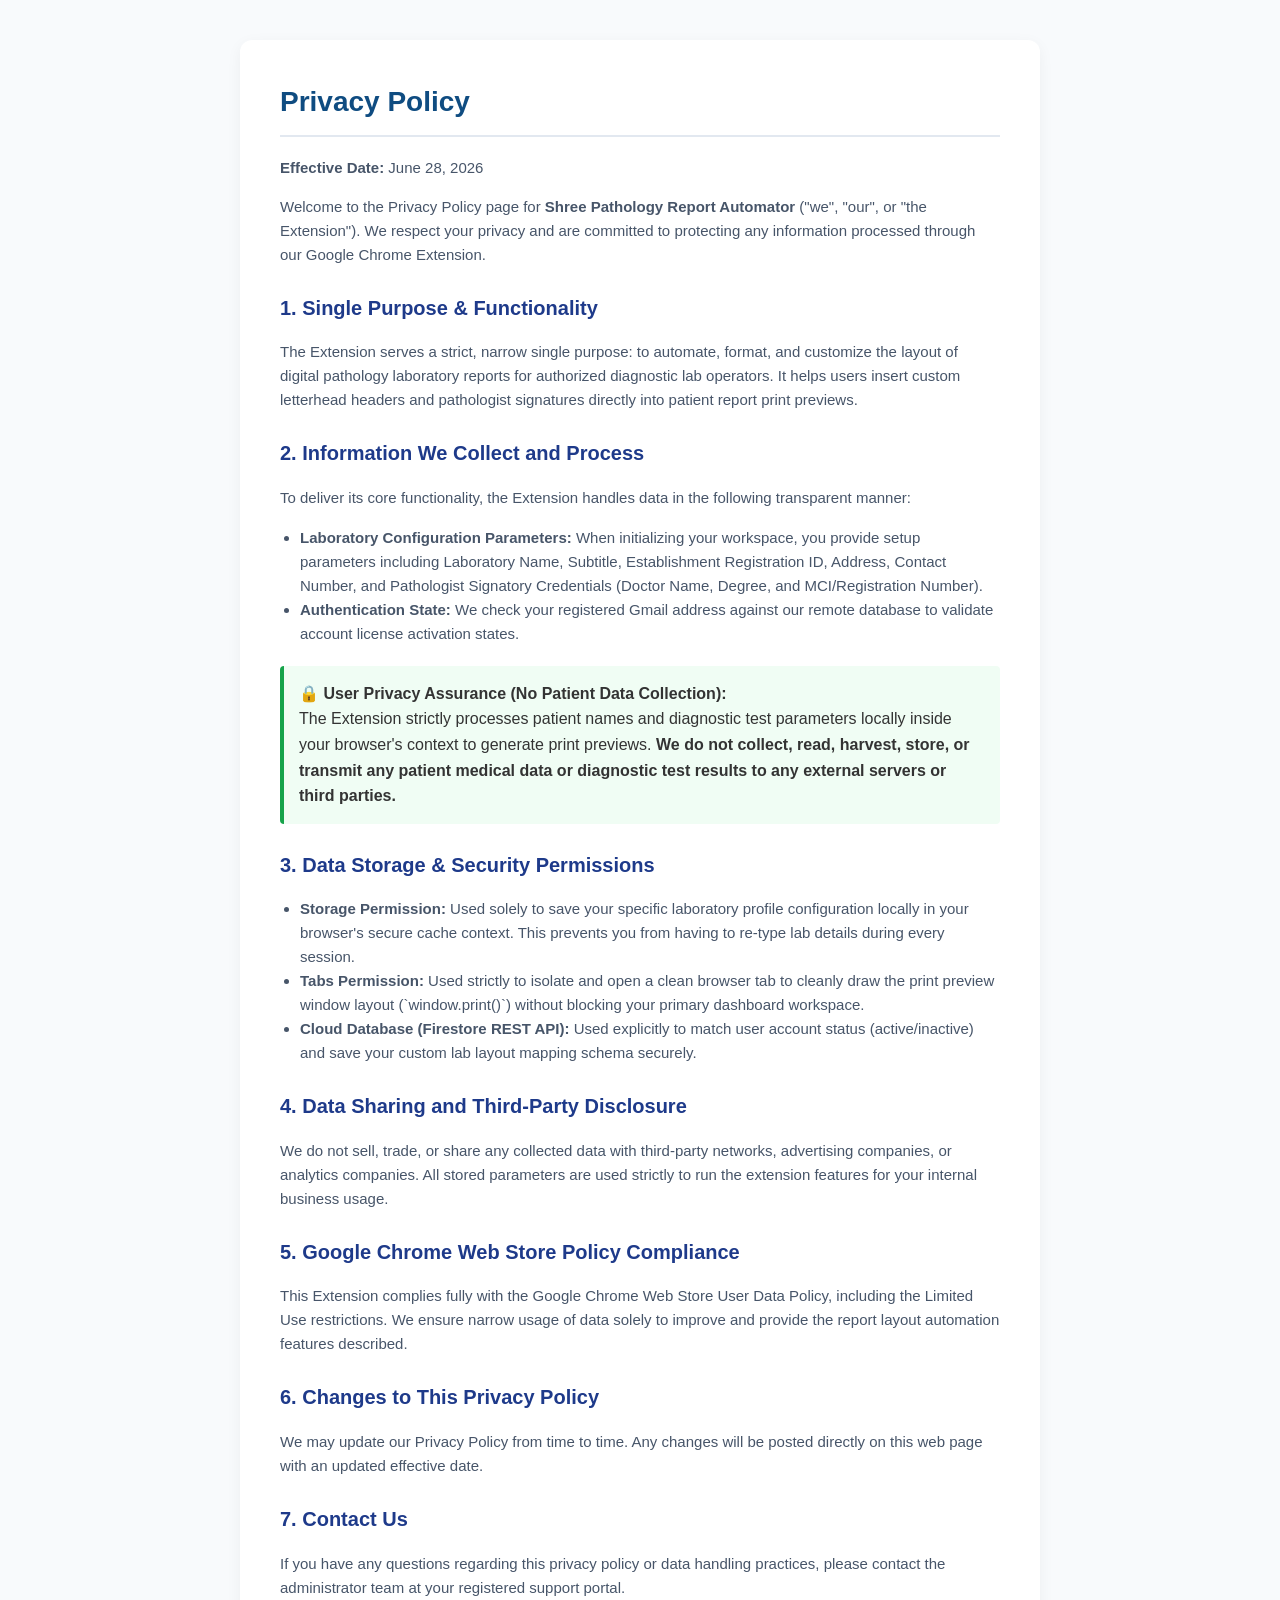
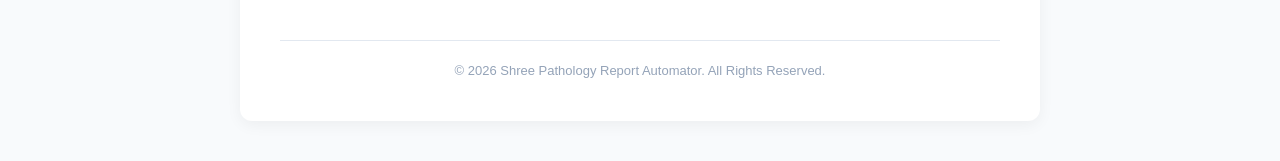
<file: index.html>
<!DOCTYPE html>
<html lang="en">
<head>
    <meta charset="UTF-8">
    <meta name="viewport" content="width=device-width, initial-scale=1.0">
    <title>Privacy Policy - Shree Pathology Report Automator</title>
    <style>
        body {
            font-family: 'Segoe UI', Tahoma, Geneva, Verdana, sans-serif;
            line-height: 1.6;
            color: #333;
            max-width: 800px;
            margin: 0 auto;
            padding: 40px 20px;
            background-color: #f8fafc;
        }
        .container {
            background: #ffffff;
            padding: 40px;
            border-radius: 12px;
            box-shadow: 0 4px 15px rgba(0,0,0,0.05);
        }
        h1 {
            color: #0f4c81;
            font-size: 28px;
            border-bottom: 2px solid #e2e8f0;
            padding-bottom: 10px;
            margin-top: 0;
        }
        h2 {
            color: #1e3a8a;
            font-size: 20px;
            margin-top: 25px;
        }
        p, li {
            font-size: 15px;
            color: #475569;
        }
        ul {
            padding-left: 20px;
        }
        .footer {
            margin-top: 40px;
            text-align: center;
            font-size: 13px;
            color: #94a3b8;
            border-top: 1px solid #e2e8f0;
            padding-top: 20px;
        }
        .highlight {
            background-color: #f0fdf4;
            border-left: 4px solid #16a34a;
            padding: 15px;
            border-radius: 4px;
            margin: 20px 0;
        }
    </style>
</head>
<body>

<div class="container">
    <h1>Privacy Policy</h1>
    <p><strong>Effective Date:</strong> June 28, 2026</p>
    <p>Welcome to the Privacy Policy page for <strong>Shree Pathology Report Automator</strong> ("we", "our", or "the Extension"). We respect your privacy and are committed to protecting any information processed through our Google Chrome Extension.</p>

    <h2>1. Single Purpose & Functionality</h2>
    <p>The Extension serves a strict, narrow single purpose: to automate, format, and customize the layout of digital pathology laboratory reports for authorized diagnostic lab operators. It helps users insert custom letterhead headers and pathologist signatures directly into patient report print previews.</p>

    <h2>2. Information We Collect and Process</h2>
    <p>To deliver its core functionality, the Extension handles data in the following transparent manner:</p>
    <ul>
        <li><strong>Laboratory Configuration Parameters:</strong> When initializing your workspace, you provide setup parameters including Laboratory Name, Subtitle, Establishment Registration ID, Address, Contact Number, and Pathologist Signatory Credentials (Doctor Name, Degree, and MCI/Registration Number).</li>
        <li><strong>Authentication State:</strong> We check your registered Gmail address against our remote database to validate account license activation states.</li>
    </ul>

    <div class="highlight">
        <strong>🔒 User Privacy Assurance (No Patient Data Collection):</strong><br>
        The Extension strictly processes patient names and diagnostic test parameters locally inside your browser's context to generate print previews. <strong>We do not collect, read, harvest, store, or transmit any patient medical data or diagnostic test results to any external servers or third parties.</strong>
    </div>

    <h2>3. Data Storage & Security Permissions</h2>
    <ul>
        <li><strong>Storage Permission:</strong> Used solely to save your specific laboratory profile configuration locally in your browser's secure cache context. This prevents you from having to re-type lab details during every session.</li>
        <li><strong>Tabs Permission:</strong> Used strictly to isolate and open a clean browser tab to cleanly draw the print preview window layout (`window.print()`) without blocking your primary dashboard workspace.</li>
        <li><strong>Cloud Database (Firestore REST API):</strong> Used explicitly to match user account status (active/inactive) and save your custom lab layout mapping schema securely.</li>
    </ul>

    <h2>4. Data Sharing and Third-Party Disclosure</h2>
    <p>We do not sell, trade, or share any collected data with third-party networks, advertising companies, or analytics companies. All stored parameters are used strictly to run the extension features for your internal business usage.</p>

    <h2>5. Google Chrome Web Store Policy Compliance</h2>
    <p>This Extension complies fully with the Google Chrome Web Store User Data Policy, including the Limited Use restrictions. We ensure narrow usage of data solely to improve and provide the report layout automation features described.</p>

    <h2>6. Changes to This Privacy Policy</h2>
    <p>We may update our Privacy Policy from time to time. Any changes will be posted directly on this web page with an updated effective date.</p>

    <h2>7. Contact Us</h2>
    <p>If you have any questions regarding this privacy policy or data handling practices, please contact the administrator team at your registered support portal.</p>

    <div class="footer">
        &copy; 2026 Shree Pathology Report Automator. All Rights Reserved.
    </div>
</div>

</body>
</html>
</file>
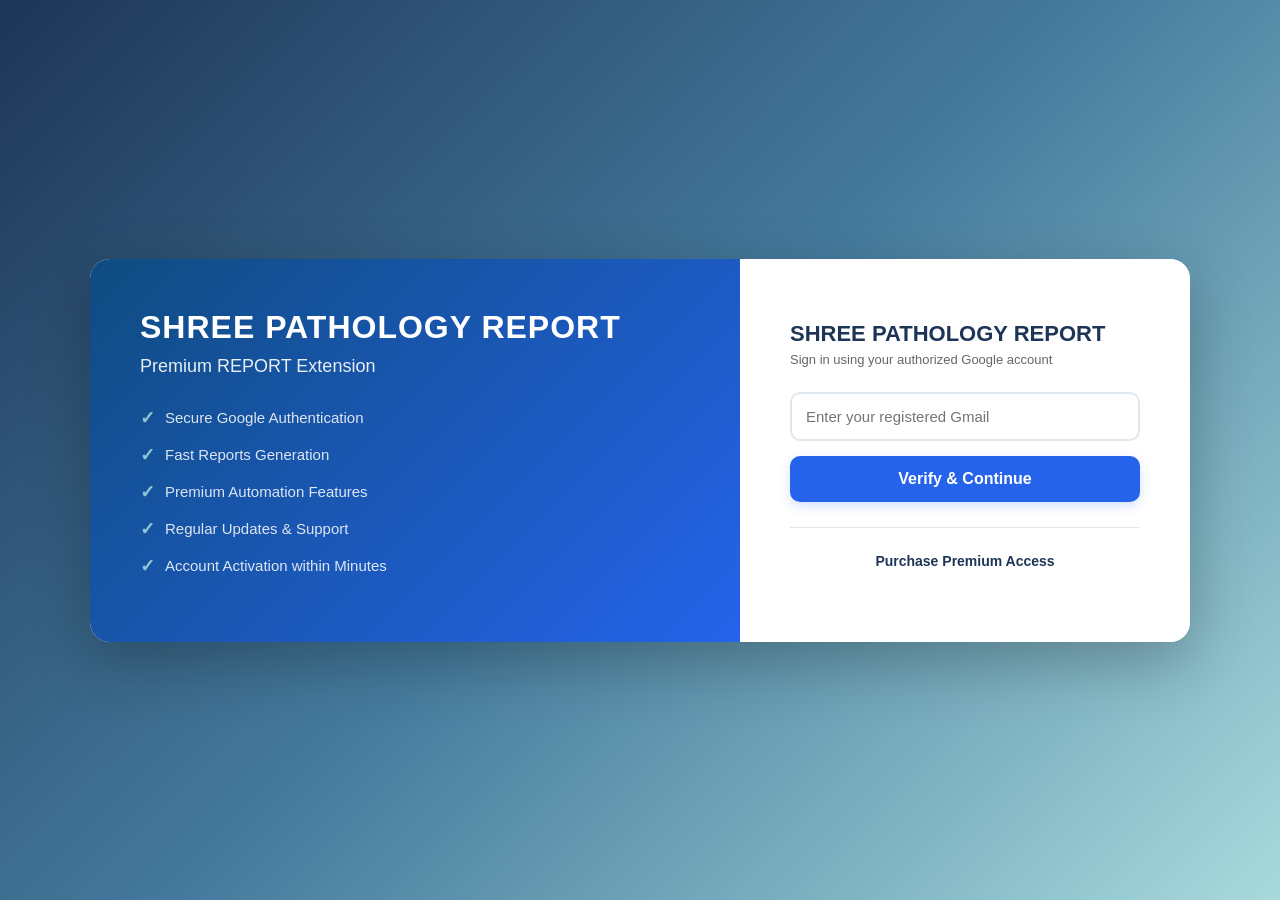
<file: login.html>
<!DOCTYPE html>
<html lang="en">
<head>
<meta charset="UTF-8">
<meta name="viewport" content="width=device-width, initial-scale=1.0">
<title>SHREE Pathology Report</title>
<style>
* { margin:0; padding:0; box-sizing:border-box; font-family:Segoe UI,Arial,sans-serif; }
body { height:100vh; display:flex; justify-content:center; align-items:center; background:linear-gradient(135deg,#1d3557,#457b9d,#a8dadc); overflow: hidden; }
.container { width:1100px; max-width:95%; display:flex; background:#fff; border-radius:20px; overflow:hidden; box-shadow:0 20px 60px rgba(0,0,0,.25); }
.left { flex:1; padding:50px; background:linear-gradient(135deg,#0f4c81,#2563eb); color:white; display:flex; flex-direction:column; justify-content:center; }
.left h1 { font-size:32px; font-weight:800; margin-bottom:10px; text-transform:uppercase; letter-spacing:1px; }
.left h3 { font-size:18px; font-weight:400; margin-bottom:30px; opacity:0.9; }
.feature { margin-bottom:15px; font-size:15px; display:flex; align-items:center; gap:10px; opacity:0.85; }
.feature::before { content:"✓"; color:#a8dadc; font-weight:bold; font-size:18px; }
.right { width:450px; padding:50px; display:flex; align-items:center; background:#fff; }
.login-box { width:100%; }
.logo { font-size:22px; font-weight:800; color:#1d3557; margin-bottom:5px; }
.sub { font-size:13px; color:#666; margin-bottom:25px; }
input[type="email"] { width:100%; padding:14px; border:2px solid #e1e8ed; border-radius:10px; font-size:15px; margin-bottom:15px; transition:all 0.3s ease; outline:none; }
input[type="email"]:focus { border-color:#2563eb; box-shadow:0 0 0 4px rgba(37,99,235,0.15); }
button#loginBtn { width:100%; padding:14px; background:#2563eb; color:white; border:none; border-radius:10px; font-size:16px; font-weight:600; cursor:pointer; transition:background 0.2s ease; box-shadow:0 4px 12px rgba(37,99,235,0.2); }
button#loginBtn:hover { background:#1d4ed8; }
hr { border:none; border-top:1px solid #e1e8ed; margin:25px 0; }
.qr-title { font-size:14px; font-weight:700; color:#1d3557; text-align:center; margin-bottom:10px; }
@media(max-width:900px){ .container{ flex-direction:column; } .right{ width:100%; padding:35px; } .left{ padding:35px; } body { overflow-y: auto; height: auto; padding: 20px 0; } }

/* CSS FOR THE ONBOARDING OVERLAY FORM GATE */
.ob-overlay { display: none; position: fixed; top:0; left:0; width:100%; height:100%; background:rgba(15, 76, 129, 0.96); z-index:99999; overflow-y:auto; padding: 40px 20px; }
.ob-card { background: white; max-width: 650px; margin: 0 auto; border-radius: 16px; padding: 35px; box-shadow: 0 15px 50px rgba(0,0,0,0.4); }
.ob-card h2 { color: #0f4c81; margin-top: 0; margin-bottom: 5px; font-size: 24px; font-weight: 800; }
.ob-card p { color: #555; font-size: 13px; margin-bottom: 25px; line-height: 1.5; }
.ob-group { margin-bottom: 15px; }
.ob-group label { display:block; font-weight:600; margin-bottom:6px; color:#2c3e50; font-size: 13px; }
.ob-input { width:100%; padding:11px; border:1px solid #cbd5e1; border-radius:8px; font-size:14px; outline: none; transition: border 0.2s; }
.ob-input:focus { border-color: #2563eb; }
.ob-grid { display:grid; grid-template-columns: 1fr 1fr; gap:15px; }
.ob-btn { background: #2563eb; color: white; border: none; padding: 14px; font-weight: bold; border-radius: 8px; cursor: pointer; width: 100%; font-size:15px; margin-top: 15px; box-shadow: 0 4px 12px rgba(37,99,235,0.25); transition: background 0.2s; }
.ob-btn:hover { background: #1d4ed8; }
</style>
</head>
<body>

<div class="container">
  <div class="left">
    <h1>SHREE PATHOLOGY REPORT</h1>
    <h3>Premium REPORT Extension</h3>
    <div class="feature">Secure Google Authentication</div>
    <div class="feature">Fast Reports Generation</div>
    <div class="feature">Premium Automation Features</div>
    <div class="feature">Regular Updates & Support</div>
    <div class="feature">Account Activation within Minutes</div>
  </div>
  <div class="right">
    <div class="login-box">
      <div class="logo">SHREE PATHOLOGY REPORT</div>
      <div class="sub">Sign in using your authorized Google account</div>
      <input type="email" id="email" placeholder="Enter your registered Gmail" required>
      <button id="loginBtn">Verify & Continue</button>
      <hr>
      <div class="qr-title">Purchase Premium Access</div>
    </div>
  </div>
</div>

<div id="onboarding-overlay-container" class="ob-overlay">
  <div class="ob-card">
    <h2>🏥 Laboratory Profile Setup</h2>
    <p>Aapki pathology ke ye vivran (details) aapki final patient reports ke top header (letterhead) aur signature space me dynamically automatic print honge. Kripya ise sahi se fill karein.</p>
    
    <form id="onboardingLabForm">
      <div class="ob-group">
        <label>Laboratory Title Name (e.g., ELITE DIAGNOSTICS)</label>
        <input type="text" id="ob-labName" class="ob-input" required placeholder="Enter Laboratory Name">
      </div>

      <div class="ob-group">
        <label>Tagline / Subtitle Subheader (e.g., and Research Centre)</label>
        <input type="text" id="ob-labSubtitle" class="ob-input" placeholder="e.g., And Research Centre">
      </div>

      <div class="ob-group ob-grid">
        <div>
          <label>Establishment Registration ID</label>
          <input type="text" id="ob-regNo" class="ob-input" required placeholder="e.g., RMEE2553538">
        </div>
        <div>
          <label>Official Contact Number</label>
          <input type="text" id="ob-contact" class="ob-input" required placeholder="e.g., +91 9555573334">
        </div>
      </div>

      <div class="ob-group">
        <label>Branch Center Address</label>
        <input type="text" id="ob-branchAddress" class="ob-input" required placeholder="Full Branch Location Address">
      </div>

      <div class="ob-group">
        <label>Head Office Address (Optional)</label>
        <input type="text" id="ob-headOffice" class="ob-input" placeholder="Head Office address description if any">
      </div>

      <h3 style="color: #2563eb; font-size:15px; border-top:1px dashed #e2e8f0; padding-top:15px; margin-top:20px; margin-bottom:12px; font-weight: 700;">✍️ Authorized Pathologist Signatory Details</h3>

      <div class="ob-group">
        <label>Doctor Name (e.g., Dr Sanjay Kumar Gupta)</label>
        <input type="text" id="ob-doctorName" class="ob-input" required placeholder="Full Name of Doctor">
      </div>

      <div class="ob-group ob-grid">
        <div>
          <label>Medical Degree (e.g., MD (PATHOLOGY))</label>
          <input type="text" id="ob-doctorDegree" class="ob-input" required placeholder="e.g., MD (PATHOLOGY)">
        </div>
        <div>
          <label>Doctor Registration/MCI No.</label>
          <input type="text" id="ob-doctorRegNo" class="ob-input" required placeholder="e.g., MCI Registration No. 10693">
        </div>
      </div>

      <button type="submit" class="ob-btn">💾 Save Settings & Initialize Workspace</button>
    </form>
  </div>
</div>

<script src="login.js"></script>
</body>
</html>
</file>
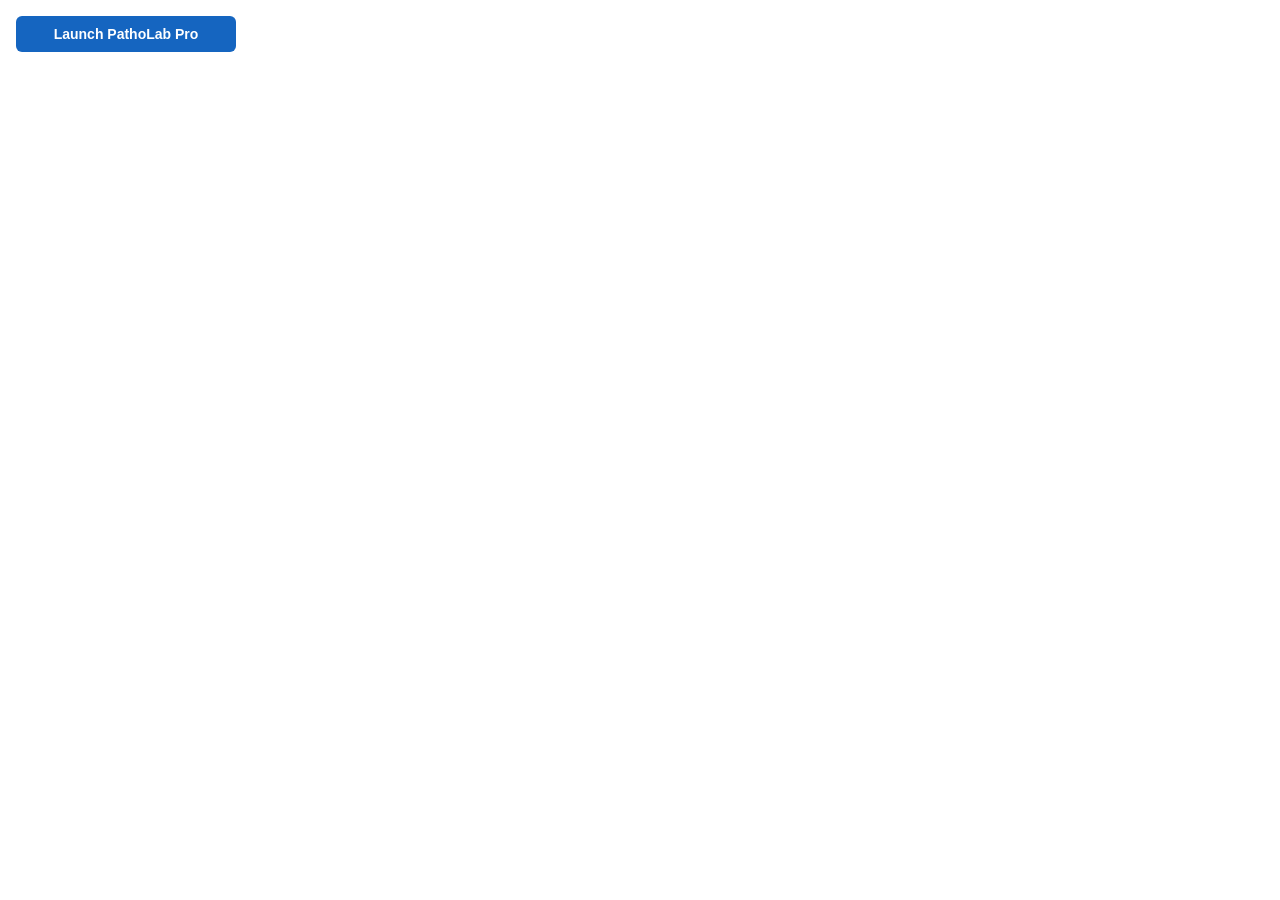
<file: popup.html>
<!DOCTYPE html>
<html>
<head>
  <meta charset="UTF-8">
  <style>
    body {
      width: 220px;
      padding: 16px;
      font-family: -apple-system, BlinkMacSystemFont, "Segoe UI", Roboto, sans-serif;
      text-align: center;
      margin: 0;
    }
    .launch-btn {
      background-color: #1565C0;
      color: white;
      border: none;
      padding: 10px 16px;
      font-size: 14px;
      font-weight: 600;
      border-radius: 6px;
      cursor: pointer;
      width: 100%;
      transition: background 0.2s;
    }
    .launch-btn:hover { background-color: #0D47A1; }
  </style>
</head>
<body>
  <button id="launchApp" class="launch-btn">Launch PathoLab Pro</button>
  <script src="popup.js" type="module"></script>
</body>
</html>
</file>
